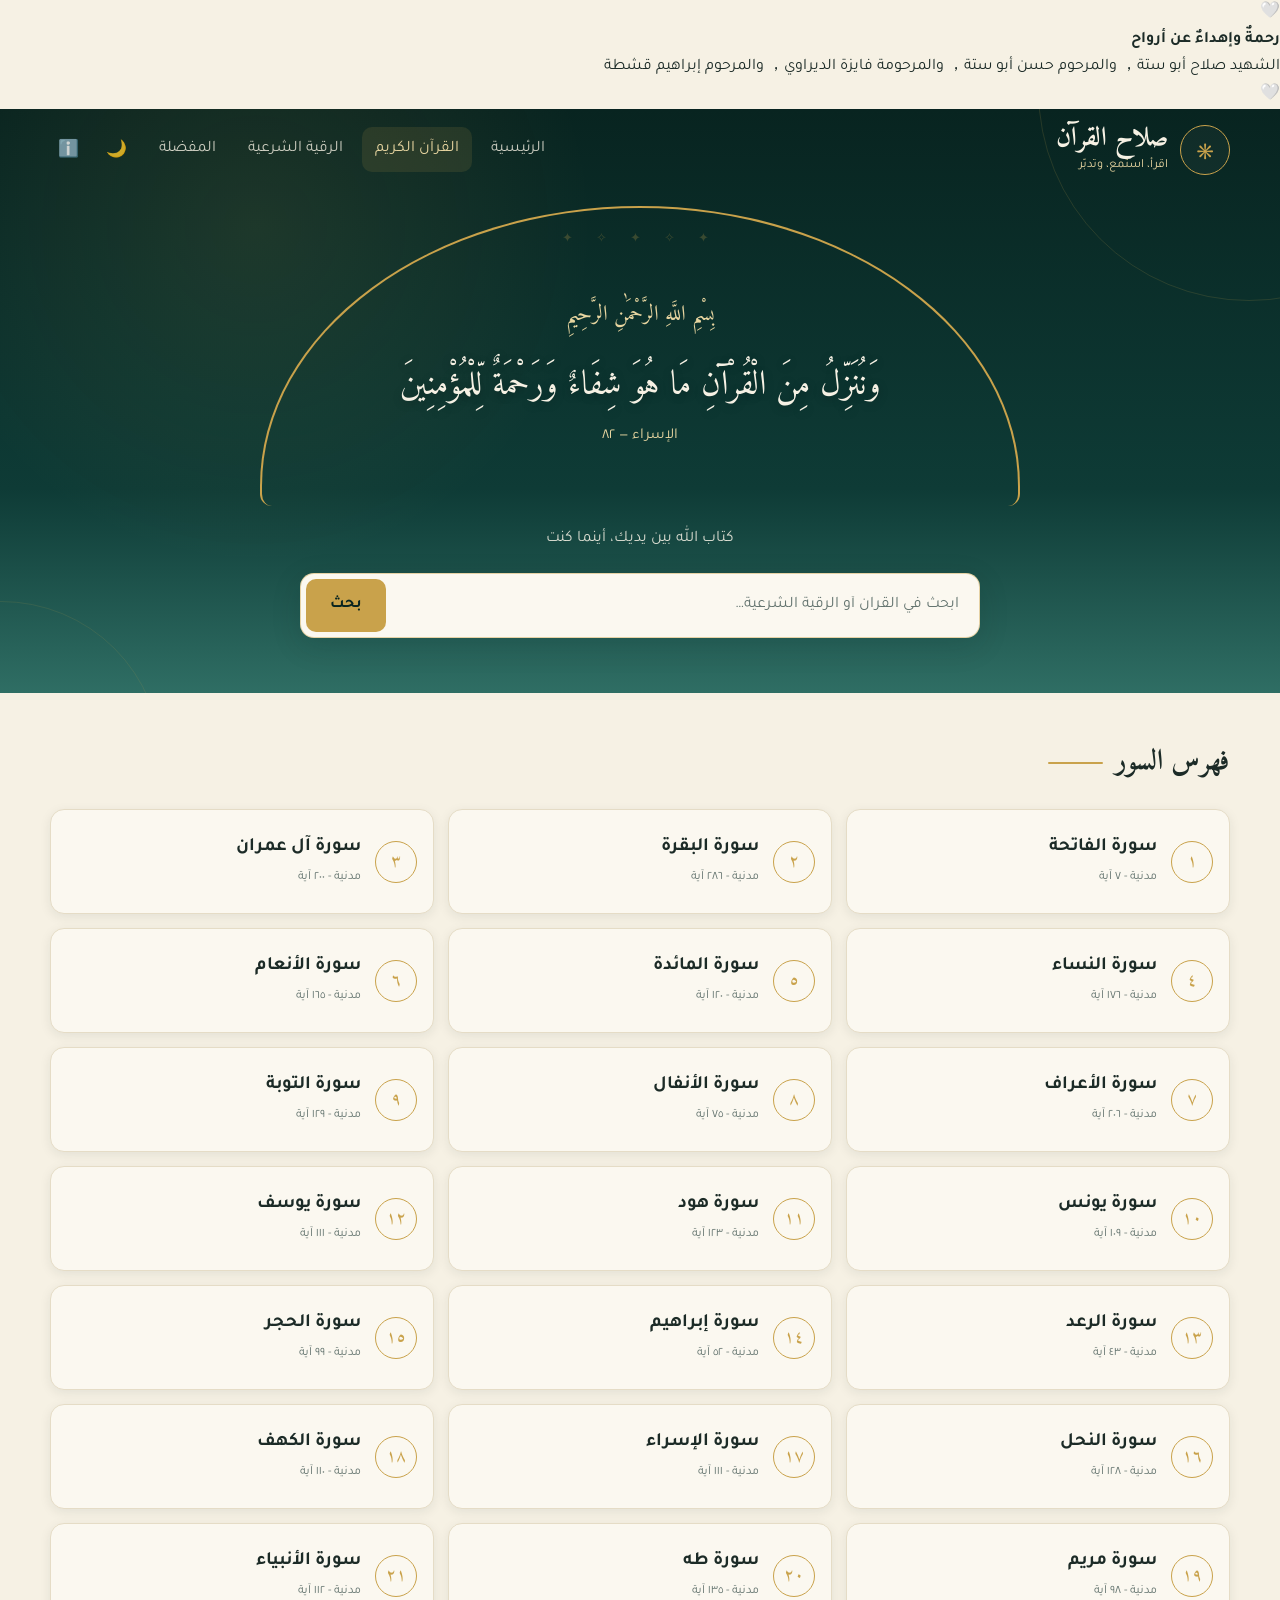
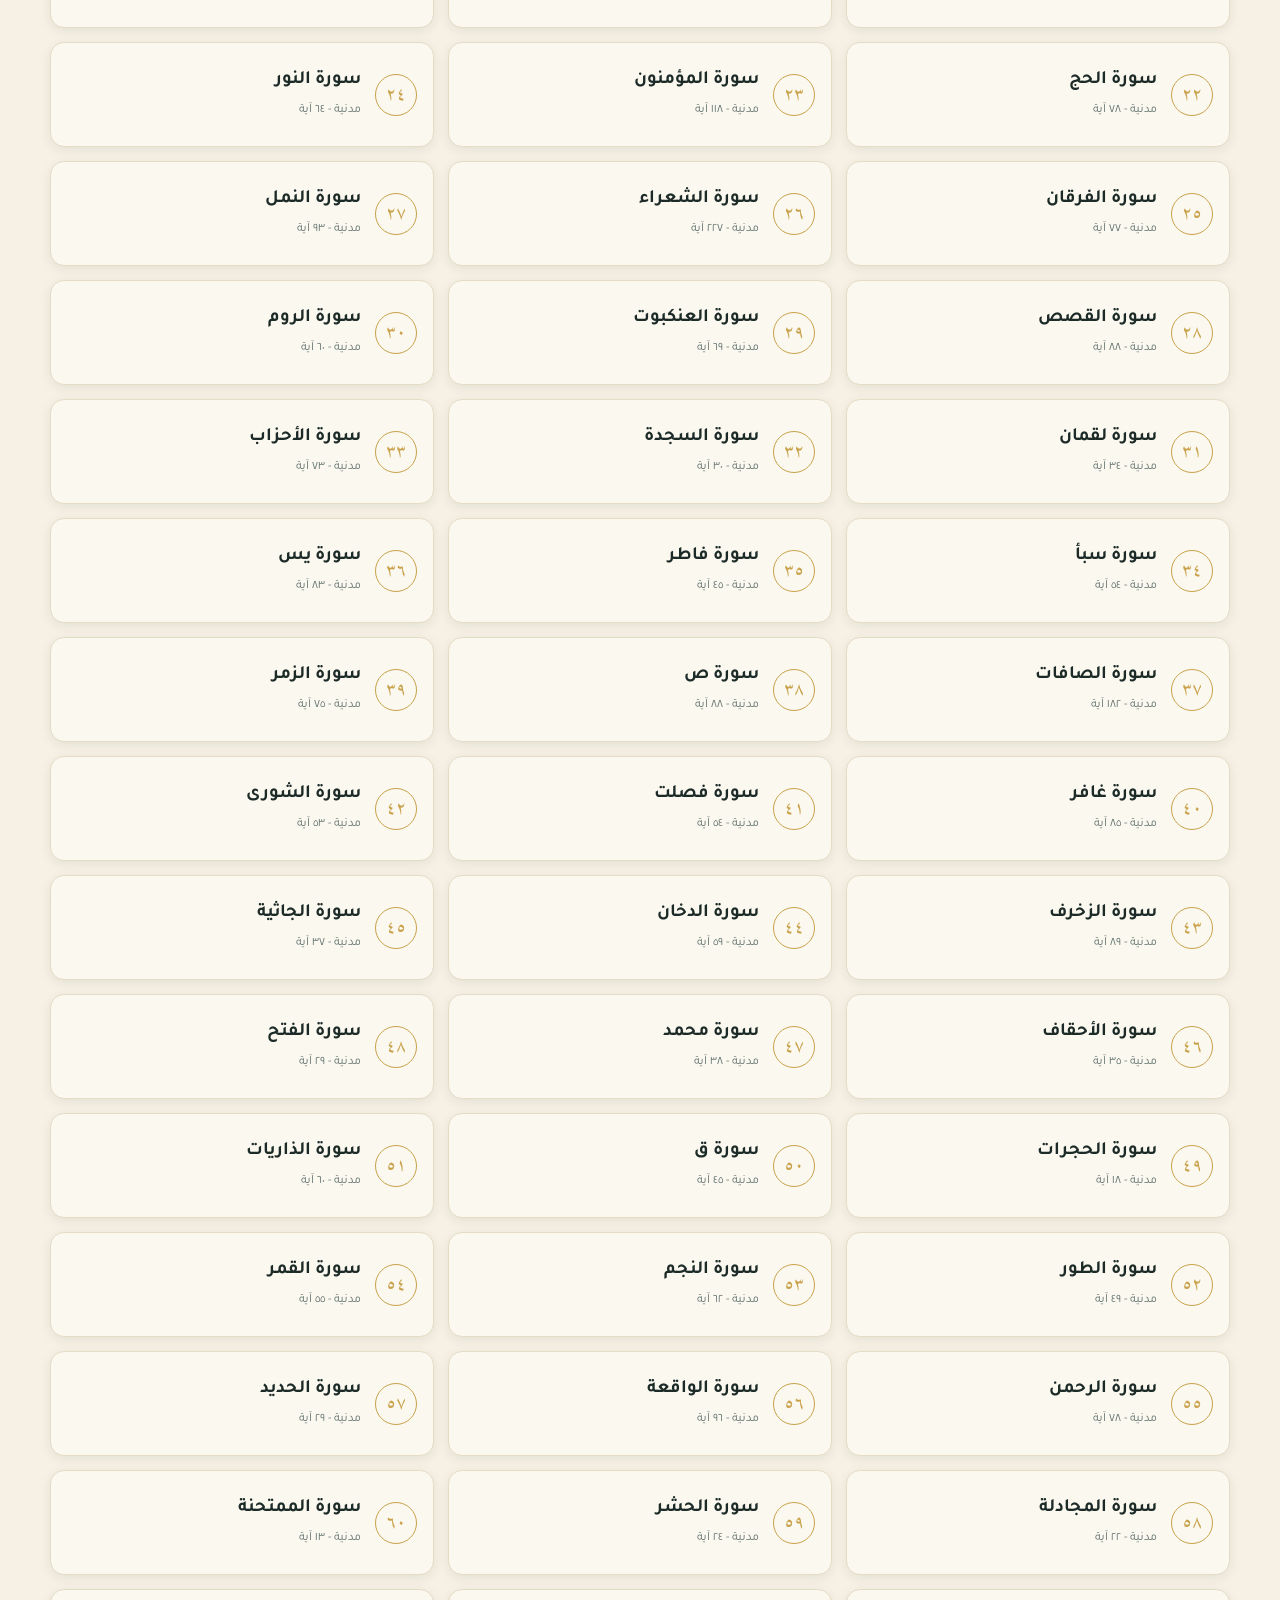
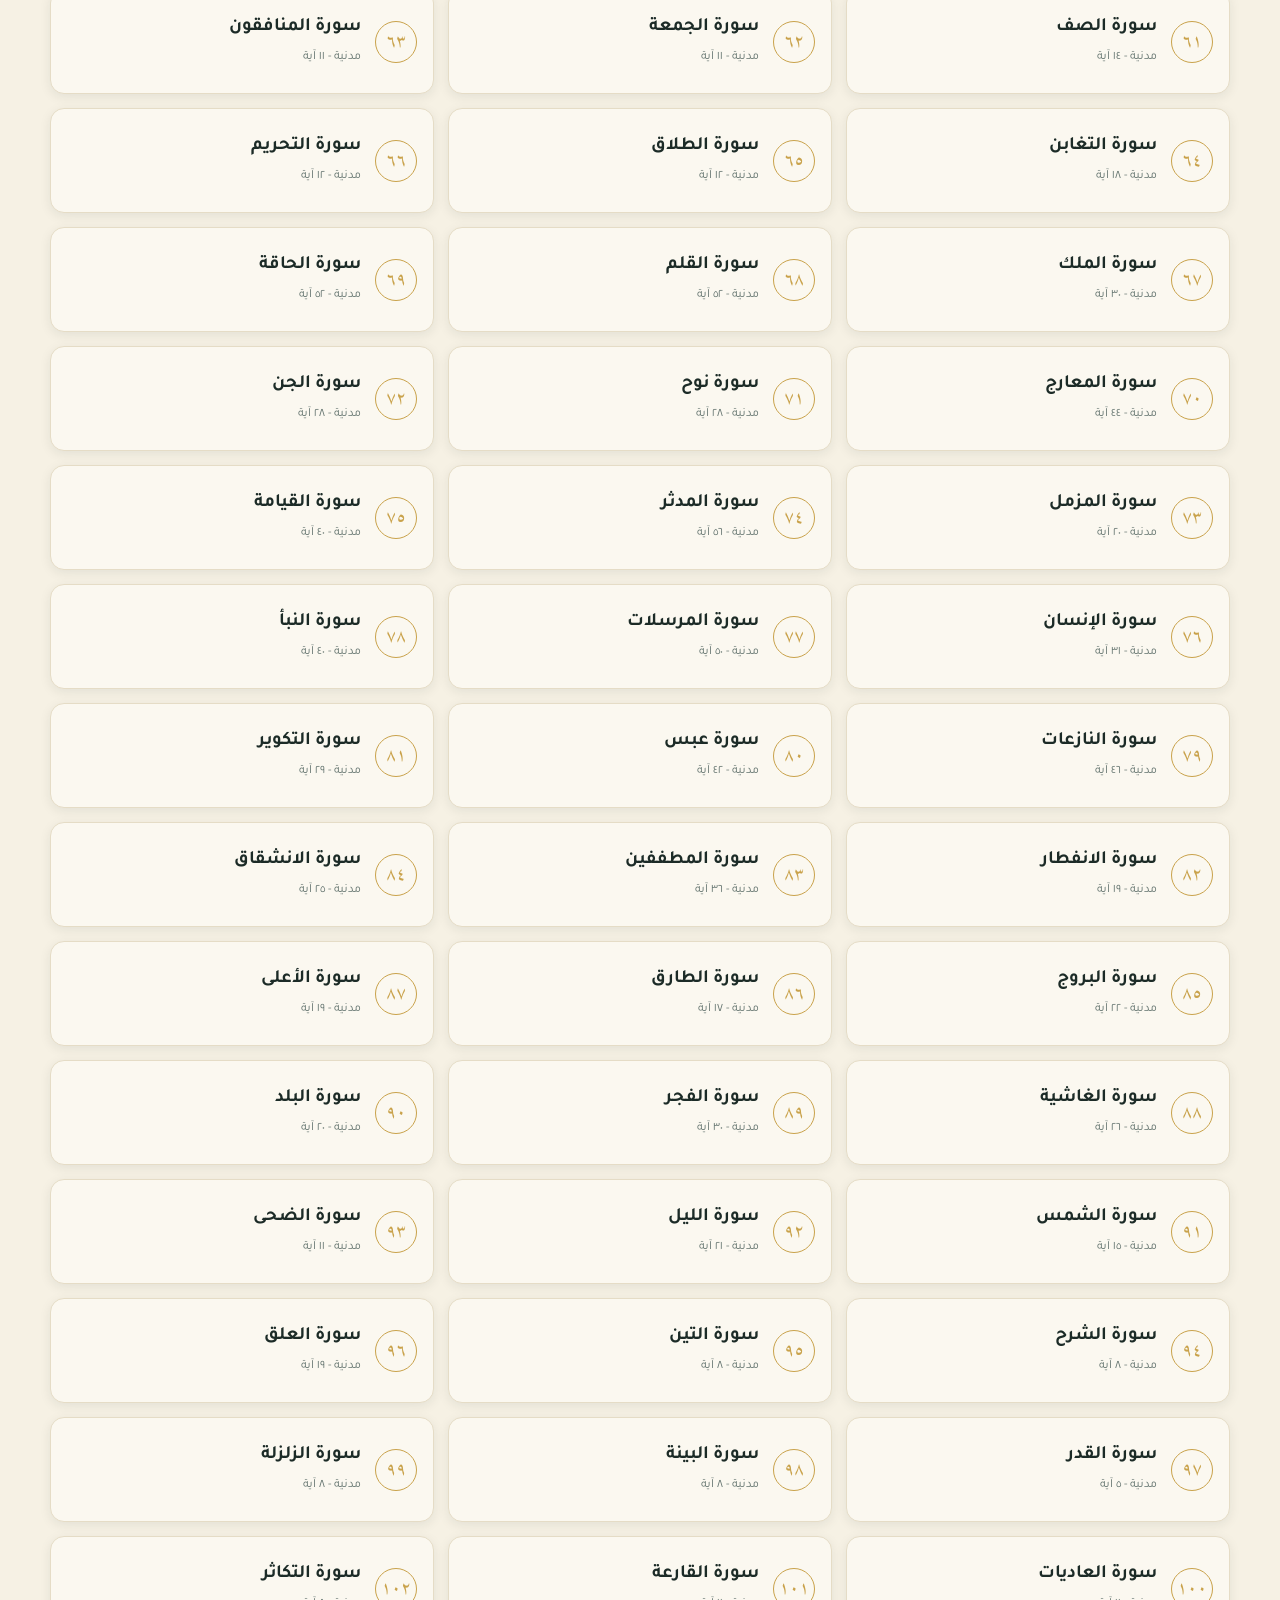
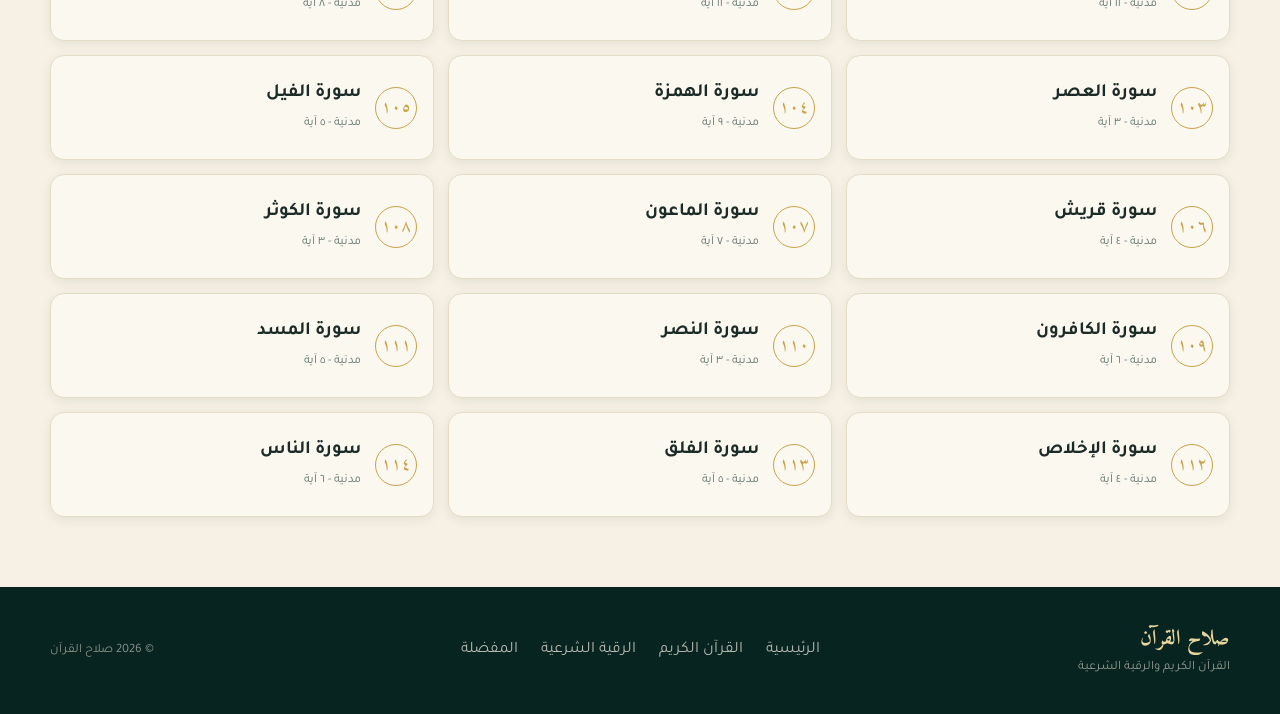
<file: index.html>
<!DOCTYPE html>
<html lang="ar" dir="rtl">
<head>
    <meta charset="UTF-8">

    <meta name="viewport"
          content="width=device-width, initial-scale=1.0">

    <meta name="theme-color" content="#0E3B36">

    <meta name="description"
          content="صلاح القرآن - منصة للقرآن الكريم والرقية الشرعية، مع دعم القراءة والاستماع والمفضلة والعمل دون اتصال.">

    <meta name="keywords"
          content="القرآن الكريم, صلاح القرآن, الرقية الشرعية, قرآن, تلاوة, أذكار">

    <meta name="author" content="صلاح القرآن">

    <meta property="og:title" content="صلاح القرآن">
    <meta property="og:description"
          content="اقرأ القرآن الكريم واستمع إليه وتصفح الرقية الشرعية بسهولة.">
    <meta property="og:type" content="website">

    <title>صلاح القرآن | القرآن الكريم والرقية الشرعية</title>

    
    <link rel="preconnect" href="https://fonts.googleapis.com">
    <link rel="preconnect" href="https://fonts.gstatic.com" crossorigin>

    <link href="https://fonts.googleapis.com/css2?family=Amiri:wght@400;700&family=Amiri+Quran&family=Tajawal:wght@400;500;700;800&display=swap"
          rel="stylesheet">

    
    <link rel="manifest" href="manifest.json">
    <link rel="icon" href="icon-192.png" type="image/png">
    <link rel="apple-touch-icon" href="icon-192.png">

    
    <link rel="stylesheet" href="style.css">
</head>

<body>
    
<div class="memorial-banner">
  <span>🤍</span>
  <div>
    <strong>رحمةٌ وإهداءٌ عن أرواح</strong>
    <p>
      الشهيد صلاح أبو ستة，
      والمرحوم حسن أبو ستة，
      والمرحومة فايزة الديراوي，
      والمرحوم إبراهيم قشطة
    </p>
  </div>
  <span>🤍</span>
</div>


<header class="hero">

    <div class="topbar">

        
        <button
            class="brand"
            id="brandHome"
            type="button"
            aria-label="العودة إلى الصفحة الرئيسية">

            <div class="brand-icon" aria-hidden="true">
                <span>۞</span>
            </div>

            <div class="brand-text">
                <h1>صلاح القرآن</h1>
                <span>اقرأ، استمع، وتدبّر</span>
            </div>

        </button>


    
        <nav class="main-nav" aria-label="التنقل الرئيسي">

            <button
                class="navbtn active"
                data-view="home"
                type="button">
                الرئيسية
            </button>

            <button
                class="navbtn"
                data-view="quran"
                type="button">
                القرآن الكريم
            </button>

            <button
                class="navbtn"
                data-view="ruqyah"
                type="button">
                الرقية الشرعية
            </button>

            <button
                class="navbtn"
                data-view="bookmarks"
                type="button">
                المفضلة
            </button>

            <button
                class="navbtn theme-btn"
                id="themeToggle"
                type="button"
                aria-label="تغيير المظهر">
                🌙
            </button>

            <button
                class="navbtn theme-btn"
                id="aboutBtn"
                type="button"
                aria-label="عن الموقع">
                ℹ️
            </button>

        </nav>

    </div>




    <div class="hero-content">

        <div class="arch-wrap">

            <div class="arch star-pattern">

                <div class="hero-bismillah">
                    بِسْمِ اللَّهِ الرَّحْمَٰنِ الرَّحِيمِ
                </div>

                <div class="verse-arabic">
                    وَنُنَزِّلُ مِنَ الْقُرْآنِ مَا هُوَ
                    شِفَاءٌ وَرَحْمَةٌ لِّلْمُؤْمِنِينَ
                </div>

                <div class="verse-sub">
                    الإسراء — ٨٢
                </div>

            </div>

        </div>


        <p class="hero-tagline">
            كتاب الله بين يديك، أينما كنت
        </p>


        
        <div class="searchbar">

            <label
                for="searchInput"
                class="sr-only">
                البحث في القرآن والرقية
            </label>

            <input
                id="searchInput"
                type="search"
                autocomplete="off"
                placeholder="ابحث في القرآن أو الرقية الشرعية…">

            <button
                id="searchBtn"
                type="button">
                بحث
            </button>

        </div>

    </div>

</header>



<main id="mainArea">


    <section class="loading-screen">

        <div class="loading-icon">
            ۞
        </div>

        <h2>
            صلاح القرآن
        </h2>

        <p>
            جاري تجهيز الموقع…
        </p>

    </section>

</main>




<footer class="site-footer">

    <div class="footer-inner">

        <div class="footer-brand">
            <strong>صلاح القرآن</strong>
            <span>
                القرآن الكريم والرقية الشرعية
            </span>
        </div>


        <div class="footer-links">

            <button
                type="button"
                data-view="home">
                الرئيسية
            </button>

            <button
                type="button"
                data-view="quran">
                القرآن الكريم
            </button>

            <button
                type="button"
                data-view="ruqyah">
                الرقية الشرعية
            </button>

            <button
                type="button"
                data-view="bookmarks">
                المفضلة
            </button>

        </div>


        <div class="footer-copy">
            © <span id="currentYear"></span>
            صلاح القرآن
        </div>

    </div>

</footer>



<div
    id="toast"
    class="toast"
    role="status"
    aria-live="polite">
</div>



<div
    class="overlay"
    id="aboutOverlay"
    aria-hidden="true">

    <div
        class="modal"
        role="dialog"
        aria-modal="true"
        aria-labelledby="aboutTitle">

        <button
            class="closeX"
            id="aboutClose"
            type="button"
            aria-label="إغلاق">
            ×
        </button>

        <div class="modal-icon">
            ۞
        </div>

        <h2 id="aboutTitle">
            صلاح القرآن
        </h2>

        <p>
            منصة تهدف إلى تسهيل الوصول إلى القرآن الكريم
            والرقية الشرعية، مع تصميم بسيط وسريع
            يناسب الهاتف والحاسوب.
        </p>

        

    </div>

</div>


<script src="app.js"></script>

</body>
</html>
</file>
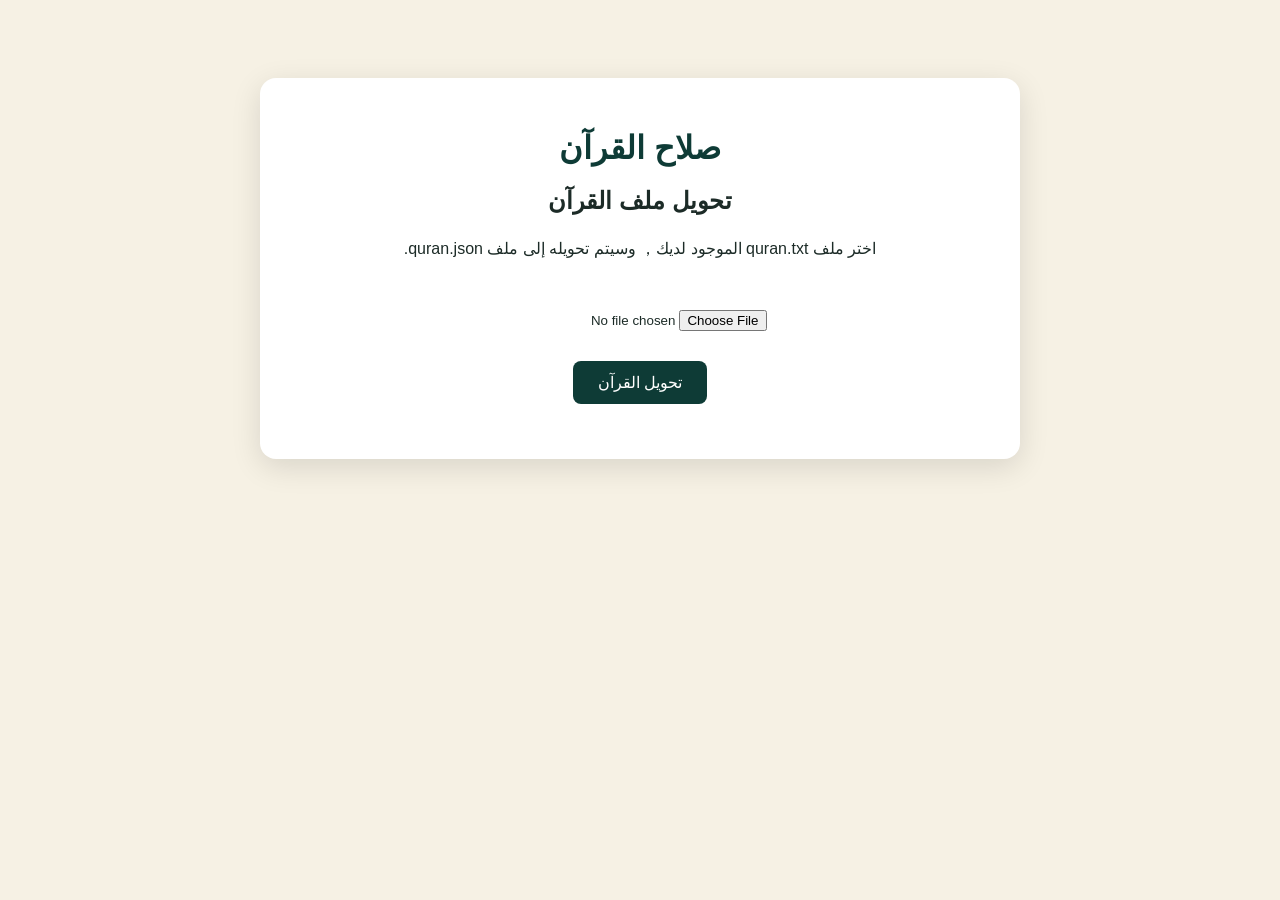
<file: convert-quran.html>
<!DOCTYPE html>
<html lang="ar" dir="rtl">

<head>
    <meta charset="UTF-8">

    <meta name="viewport"
          content="width=device-width, initial-scale=1.0">

    <title>تحويل القرآن - صلاح القرآن</title>

    <style>

        body {
            font-family: Arial, sans-serif;
            background: #f6f1e4;
            color: #1c2b27;
            padding: 30px;
            text-align: center;
        }

        .box {
            max-width: 700px;
            margin: 40px auto;
            background: white;
            padding: 30px;
            border-radius: 16px;
            box-shadow: 0 8px 30px rgba(0,0,0,.12);
        }

        h1 {
            color: #0e3b36;
            margin-bottom: 15px;
        }

        p {
            line-height: 1.8;
        }

        input {
            margin: 20px 0;
            padding: 10px;
        }

        button {
            background: #0e3b36;
            color: white;
            border: none;
            padding: 12px 25px;
            border-radius: 8px;
            cursor: pointer;
            font-size: 16px;
        }

        button:hover {
            opacity: .9;
        }

        #status {
            margin-top: 25px;
            line-height: 2;
            font-weight: bold;
        }

    </style>
</head>

<body>

<div class="box">

    <h1>صلاح القرآن</h1>

    <h2>تحويل ملف القرآن</h2>

    <p>
        اختر ملف quran.txt الموجود لديك，
        وسيتم تحويله إلى ملف quran.json.
    </p>

    <input
        type="file"
        id="quranFile"
        accept=".txt"
    >

    <br>

    <button id="convertBtn">
        تحويل القرآن
    </button>

    <div id="status"></div>

</div>


<script>

"use strict";


const fileInput =
    document.getElementById("quranFile");

const convertBtn =
    document.getElementById("convertBtn");

const status =
    document.getElementById("status");


convertBtn.addEventListener("click", async () => {

    const file = fileInput.files[0];

    if (!file) {

        status.textContent =
            "❌ اختر ملف quran.txt أولًا.";

        return;
    }


    try {

        status.textContent =
            "⏳ جاري قراءة الملف...";


        const text =
            await file.text();


        const lines =
            text.split(/\r?\n/);


        const surahs = {};


        for (const line of lines) {

            const cleanLine =
                line.trim();


            if (!cleanLine) {
                continue;
            }


            const parts =
                cleanLine.split("|");


            if (parts.length < 3) {
                continue;
            }


            const surahNumber =
                Number(parts[0]);


            const ayahNumber =
                Number(parts[1]);


            const ayahText =
                parts.slice(2).join("|").trim();


            if (
                !Number.isInteger(surahNumber) ||
                !Number.isInteger(ayahNumber) ||
                !ayahText
            ) {
                continue;
            }


            if (!surahs[surahNumber]) {

                surahs[surahNumber] = {

                    number: surahNumber,

                    ayahs: []

                };

            }


            surahs[surahNumber].ayahs.push({

                number: ayahNumber,

                text: ayahText

            });

        }


        const result = {

            version: 1,

            source: "Tanzil",

            surahs:
                Object.values(surahs)
                .sort((a, b) =>
                    a.number - b.number
                )

        };


        const totalSurahs =
            result.surahs.length;


        const totalAyahs =
            result.surahs.reduce(
                (total, surah) =>
                    total + surah.ayahs.length,
                0
            );


        const json =
            JSON.stringify(
                result,
                null,
                2
            );


        const blob =
            new Blob(
                [json],
                {
                    type:
                        "application/json;charset=utf-8"
                }
            );


        const url =
            URL.createObjectURL(blob);


        const link =
            document.createElement("a");


        link.href = url;

        link.download =
            "quran.json";


        document.body.appendChild(link);

        link.click();

        link.remove();


        URL.revokeObjectURL(url);


        status.innerHTML = `
            ✅ تم التحويل بنجاح!<br><br>

            عدد السور:
            ${totalSurahs}<br>

            عدد الآيات:
            ${totalAyahs}<br><br>

            تم تنزيل ملف:
            <strong>quran.json</strong>
        `;


    } catch (error) {

        console.error(error);

        status.textContent =
            "❌ حدث خطأ أثناء تحويل الملف.";

    }

});

</script>

</body>
</html>
</file>
<file: style.css>
:root {
    --ink: #082420;
    --teal-deep: #0e3b36;
    --teal-mid: #2f6e64;
    --teal-light: #4f877b;

    --gold: #c9a24b;
    --gold-light: #e7d5a0;
    --gold-soft: #f2e8c9;

    --ivory: #f6f1e4;
    --ivory-2: #fbf8f0;
    --white: #ffffff;

    --text-dark: #1c2b27;
    --text-mute: #64746f;

    --danger: #a5432f;
    --success: #35765b;

    --border: #e5dcc6;

    --radius-sm: 8px;
    --radius: 14px;
    --radius-lg: 22px;

    --shadow-sm: 0 3px 12px rgba(8, 36, 32, 0.08);
    --shadow: 0 8px 30px rgba(8, 36, 32, 0.14);
    --shadow-lg: 0 18px 50px rgba(8, 36, 32, 0.20);

    --container: 1180px;

    --transition: 0.2s ease;
}



body.dark {
    --ivory: #101b19;
    --ivory-2: #172522;
    --white: #1c2d29;

    --text-dark: #edf2ee;
    --text-mute: #aebdb8;

    --border: #2b423c;

    --gold-soft: #3b3422;

    --shadow-sm: 0 3px 12px rgba(0, 0, 0, 0.18);
    --shadow: 0 8px 30px rgba(0, 0, 0, 0.25);
    --shadow-lg: 0 18px 50px rgba(0, 0, 0, 0.35);
}



* {
    box-sizing: border-box;
    margin: 0;
    padding: 0;
}

html {
    scroll-behavior: smooth;
}

body {
    min-height: 100vh;

    background: var(--ivory);
    color: var(--text-dark);

    font-family: "Tajawal", sans-serif;

    line-height: 1.7;

    transition:
        background var(--transition),
        color var(--transition);
}

button,
input,
textarea,
select {
    font: inherit;
}

button {
    border: 0;
    cursor: pointer;
}

img {
    max-width: 100%;
    display: block;
}

::selection {
    background: var(--gold-light);
    color: var(--ink);
}



.sr-only {
    position: absolute;

    width: 1px;
    height: 1px;

    padding: 0;
    margin: -1px;

    overflow: hidden;

    clip: rect(0, 0, 0, 0);

    white-space: nowrap;

    border: 0;
}

.hidden {
    display: none !important;
}



.hero {
    position: relative;

    overflow: hidden;

    color: var(--ivory);

    background:
        radial-gradient(
            circle at 20% 20%,
            rgba(201, 162, 75, 0.10),
            transparent 30%
        ),
        linear-gradient(
            180deg,
            var(--ink) 0%,
            var(--teal-deep) 65%,
            var(--teal-mid) 100%
        );

    padding-bottom: 55px;
}



.hero::before {
    content: "";

    position: absolute;

    width: 420px;
    height: 420px;

    top: -230px;
    right: -180px;

    border: 1px solid rgba(201, 162, 75, 0.16);

    border-radius: 50%;

    pointer-events: none;
}

.hero::after {
    content: "";

    position: absolute;

    width: 320px;
    height: 320px;

    bottom: -230px;
    left: -160px;

    border: 1px solid rgba(201, 162, 75, 0.12);

    border-radius: 50%;

    pointer-events: none;
}



.topbar {
    position: relative;
    z-index: 5;

    width: min(var(--container), calc(100% - 40px));

    margin: 0 auto;

    min-height: 82px;

    display: flex;

    align-items: center;

    justify-content: space-between;

    gap: 25px;
}



.brand {
    display: flex;

    align-items: center;

    gap: 12px;

    color: var(--ivory);

    background: transparent;

    text-align: right;
}

.brand-icon {
    width: 50px;
    height: 50px;

    display: grid;
    place-items: center;

    border: 1px solid var(--gold);

    border-radius: 50%;

    color: var(--gold);

    font-family: "Amiri", serif;

    font-size: 28px;

    background: rgba(255, 255, 255, 0.03);
}

.brand-text {
    display: flex;

    flex-direction: column;

    gap: 1px;
}

.brand-text h1 {
    font-family: "Amiri", serif;

    font-size: 1.65rem;

    font-weight: 700;

    line-height: 1.2;
}

.brand-text span {
    color: var(--gold-light);

    font-size: 0.78rem;
}



.main-nav {
    display: flex;

    align-items: center;

    gap: 6px;

    flex-wrap: wrap;
}

.navbtn {
    position: relative;

    padding: 9px 13px;

    color: rgba(246, 241, 228, 0.80);

    background: transparent;

    border-radius: 10px;

    transition:
        color var(--transition),
        background var(--transition);
}

.navbtn:hover {
    color: var(--white);

    background: rgba(255, 255, 255, 0.08);
}

.navbtn.active {
    color: var(--gold-light);

    background: rgba(201, 162, 75, 0.12);
}

.theme-btn {
    width: 42px;
    height: 42px;

    display: grid;
    place-items: center;

    font-size: 1.05rem;
}



.hero-content {
    position: relative;
    z-index: 2;

    width: min(900px, calc(100% - 32px));

    margin: 15px auto 0;

    text-align: center;
}

.arch-wrap {
    display: flex;

    justify-content: center;
}

.arch {
    width: min(760px, 100%);

    min-height: 300px;

    padding: 55px 35px 30px;

    display: flex;

    flex-direction: column;

    justify-content: center;

    align-items: center;

    gap: 14px;

    border: 2px solid var(--gold);

    border-bottom: 0;

    border-radius:
        380px 380px
        12px 12px /
        280px 280px
        12px 12px;

    position: relative;

    overflow: hidden;
}



.star-pattern::before {
    content: "✦   ✧   ✦   ✧   ✦";

    position: absolute;

    top: 22px;

    width: 100%;

    color: rgba(201, 162, 75, 0.25);

    letter-spacing: 10px;

    font-size: 13px;
}


.hero-bismillah {
    color: var(--gold-light);

    font-family: "Amiri Quran", "Amiri", serif;

    font-size: 1.35rem;
}

.verse-arabic {
    max-width: 690px;

    font-family: "Amiri Quran", "Amiri", serif;

    font-size: clamp(1.5rem, 3vw, 2.15rem);

    line-height: 2;

    color: var(--ivory);

    text-shadow:
        0 2px 10px rgba(0, 0, 0, 0.25);
}

.verse-sub {
    color: var(--gold-light);

    font-size: 0.95rem;
}



.hero-tagline {
    margin: 20px 0;

    color: rgba(246, 241, 228, 0.86);

    font-size: 1rem;
}


.searchbar {
    width: min(680px, 100%);

    margin: 0 auto;

    padding: 5px;

    display: flex;

    gap: 6px;

    background: var(--ivory-2);

    border: 1px solid rgba(201, 162, 75, 0.45);

    border-radius: 14px;

    box-shadow: var(--shadow);
}

.searchbar input {
    min-width: 0;

    flex: 1;

    padding: 13px 15px;

    color: var(--text-dark);

    background: transparent;

    border: 0;

    outline: none;

    direction: rtl;
}

.searchbar input::placeholder {
    color: var(--text-mute);
}

.searchbar button {
    padding: 0 24px;

    color: var(--ink);

    background: var(--gold);

    border-radius: 10px;

    font-weight: 700;

    transition:
        transform var(--transition),
        background var(--transition);
}

.searchbar button:hover {
    background: var(--gold-light);

    transform: translateY(-1px);
}



main {
    width: min(var(--container), calc(100% - 40px));

    margin: 0 auto;

    padding: 45px 0 70px;

    min-height: 450px;
}



.loading-screen {
    min-height: 350px;

    display: flex;

    flex-direction: column;

    align-items: center;

    justify-content: center;

    text-align: center;

    color: var(--text-mute);
}

.loading-icon {
    width: 60px;
    height: 60px;

    display: grid;
    place-items: center;

    margin-bottom: 12px;

    color: var(--gold);

    border: 1px solid var(--gold);

    border-radius: 50%;

    font-family: "Amiri", serif;

    font-size: 30px;

    animation: loadingRotate 2s linear infinite;
}

@keyframes loadingRotate {
    from {
        transform: rotate(0);
    }

    to {
        transform: rotate(360deg);
    }
}



.section-title {
    margin-bottom: 22px;

    display: flex;

    align-items: center;

    gap: 12px;

    color: var(--text-dark);

    font-family: "Amiri", serif;

    font-size: 1.8rem;

    font-weight: 700;
}

.section-title::after {
    content: "";

    width: 55px;
    height: 2px;

    background: var(--gold);

    border-radius: 10px;
}



.feature-grid {
    display: grid;

    grid-template-columns:
        repeat(2, minmax(0, 1fr));

    gap: 20px;

    margin-bottom: 45px;
}

.feature-card {
    position: relative;

    padding: 28px;

    color: var(--text-dark);

    background: var(--ivory-2);

    border: 1px solid var(--border);

    border-radius: var(--radius-lg);

    box-shadow: var(--shadow-sm);

    cursor: pointer;

    transition:
        transform var(--transition),
        box-shadow var(--transition),
        border-color var(--transition);
}

.feature-card:hover {
    transform: translateY(-4px);

    border-color: var(--gold);

    box-shadow: var(--shadow);
}

.feature-icon {
    width: 52px;
    height: 52px;

    display: grid;
    place-items: center;

    margin-bottom: 14px;

    color: var(--gold);

    background: var(--gold-soft);

    border-radius: 50%;

    font-size: 1.5rem;
}

.feature-card h3 {
    margin-bottom: 5px;

    font-family: "Amiri", serif;

    font-size: 1.4rem;
}

.feature-card p {
    color: var(--text-mute);

    font-size: 0.9rem;
}



.surah-grid {
    display: grid;

    grid-template-columns:
        repeat(3, minmax(0, 1fr));

    gap: 14px;
}

.surah-card {
    min-height: 105px;

    padding: 16px;

    display: flex;

    align-items: center;

    gap: 14px;

    color: var(--text-dark);

    background: var(--ivory-2);

    border: 1px solid var(--border);

    border-radius: var(--radius);

    cursor: pointer;

    box-shadow: var(--shadow-sm);

    transition:
        transform var(--transition),
        box-shadow var(--transition),
        border-color var(--transition);
}

.surah-card:hover {
    transform: translateY(-3px);

    border-color: var(--gold);

    box-shadow: var(--shadow);
}




.surah-number {
    width: 42px;
    height: 42px;

    flex-shrink: 0;

    display: grid;
    place-items: center;

    color: var(--gold);

    border: 1px solid var(--gold);

    border-radius: 50%;

    font-family: "Amiri", serif;

    font-size: 1.1rem;
}

.surah-info {
    min-width: 0;
}

.surah-name {
    font-family: "Amiri", serif;

    font-size: 1.35rem;

    font-weight: 700;
}

.surah-meta {
    color: var(--text-mute);

    font-size: 0.78rem;
}


.reading-page {
    max-width: 900px;

    margin: 0 auto;
}

.reading-header {
    padding: 25px;

    margin-bottom: 25px;

    text-align: center;

    background: var(--ivory-2);

    border: 1px solid var(--border);

    border-radius: var(--radius-lg);

    box-shadow: var(--shadow-sm);
}

.reading-header h2 {
    margin-bottom: 5px;

    font-family: "Amiri", serif;

    font-size: 2rem;
}

.reading-header p {
    color: var(--text-mute);
}




.reading-controls {
    margin-top: 18px;

    display: flex;

    justify-content: center;

    gap: 8px;

    flex-wrap: wrap;
}

.btn {
    padding: 9px 16px;

    border-radius: 10px;

    transition:
        transform var(--transition),
        background var(--transition);
}

.btn:hover {
    transform: translateY(-1px);
}

.btn-primary {
    color: var(--ivory);

    background: var(--teal-deep);
}

.btn-primary:hover {
    background: var(--teal-mid);
}

.btn-gold {
    color: var(--ink);

    background: var(--gold);
}

.btn-light {
    color: var(--text-dark);

    background: var(--ivory);

    border: 1px solid var(--border);
}



.ayah {
    position: relative;

    padding: 30px 20px;

    margin-bottom: 12px;

    background: var(--ivory-2);

    border: 1px solid var(--border);

    border-radius: var(--radius);

    transition:
        border-color var(--transition),
        background var(--transition);
}

.ayah:hover {
    border-color: rgba(201, 162, 75, 0.6);
}

.ayah-text {
    color: var(--text-dark);

    font-family: "Amiri Quran", "Amiri", serif;

    font-size: clamp(1.55rem, 3vw, 2rem);

    line-height: 2.4;

    text-align: right;
}

.ayah-number {
    display: inline-flex;

    width: 34px;
    height: 34px;

    align-items: center;
    justify-content: center;

    margin-left: 8px;

    color: var(--gold);

    border: 1px solid var(--gold);

    border-radius: 50%;

    font-family: "Amiri", serif;

    font-size: 0.95rem;

    vertical-align: middle;
}



.ayah-actions {
    margin-top: 18px;

    display: flex;

    align-items: center;

    gap: 7px;

    justify-content: flex-start;

    flex-wrap: wrap;
}

.ayah-action {
    padding: 6px 10px;

    color: var(--text-mute);

    background: transparent;

    border: 1px solid var(--border);

    border-radius: 8px;

    font-size: 0.8rem;

    transition:
        color var(--transition),
        border-color var(--transition),
        background var(--transition);
}

.ayah-action:hover {
    color: var(--gold);

    border-color: var(--gold);

    background: var(--gold-soft);
}

.ayah-action.bookmarked {
    color: var(--gold);

    border-color: var(--gold);
}



.audio-player {
    width: 100%;

    margin-top: 15px;

    padding: 10px;

    background: var(--ivory);

    border: 1px solid var(--border);

    border-radius: 10px;
}

.audio-player audio {
    width: 100%;
}



.surah-navigation {
    margin-top: 30px;

    display: flex;

    justify-content: space-between;

    gap: 12px;
}

.surah-navigation button {
    flex: 1;

    padding: 13px;

    color: var(--text-dark);

    background: var(--ivory-2);

    border: 1px solid var(--border);

    border-radius: var(--radius);

    transition:
        border-color var(--transition),
        background var(--transition);
}

.surah-navigation button:hover {
    border-color: var(--gold);

    background: var(--gold-soft);
}



.ruqyah-grid {
    display: grid;

    grid-template-columns:
        repeat(2, minmax(0, 1fr));

    gap: 16px;
}

.ruqyah-card {
    padding: 22px;

    color: var(--text-dark);

    background: var(--ivory-2);

    border: 1px solid var(--border);

    border-radius: var(--radius-lg);

    box-shadow: var(--shadow-sm);

    cursor: pointer;

    transition:
        transform var(--transition),
        box-shadow var(--transition),
        border-color var(--transition);
}

.ruqyah-card:hover {
    transform: translateY(-3px);

    border-color: var(--gold);

    box-shadow: var(--shadow);
}

.ruqyah-icon {
    width: 48px;
    height: 48px;

    display: grid;
    place-items: center;

    margin-bottom: 12px;

    color: var(--gold);

    background: var(--gold-soft);

    border-radius: 50%;

    font-size: 1.3rem;
}

.ruqyah-card h3 {
    margin-bottom: 5px;

    font-family: "Amiri", serif;

    font-size: 1.4rem;
}

.ruqyah-card p {
    color: var(--text-mute);

    font-size: 0.9rem;
}




.ruqyah-reading {
    max-width: 850px;

    margin: 0 auto;
}

.ruqyah-text {
    padding: 25px;

    margin-bottom: 15px;

    color: var(--text-dark);

    background: var(--ivory-2);

    border: 1px solid var(--border);

    border-radius: var(--radius-lg);

    font-family: "Amiri", serif;

    font-size: 1.55rem;

    line-height: 2.4;
}



.search-results {
    display: flex;

    flex-direction: column;

    gap: 12px;
}

.search-result {
    padding: 18px;

    color: var(--text-dark);

    background: var(--ivory-2);

    border: 1px solid var(--border);

    border-radius: var(--radius);

    cursor: pointer;

    transition:
        border-color var(--transition),
        transform var(--transition);
}

.search-result:hover {
    border-color: var(--gold);

    transform: translateY(-2px);
}

.search-result-title {
    margin-bottom: 7px;

    color: var(--gold);

    font-weight: 700;
}

.search-result-text {
    font-family: "Amiri Quran", "Amiri", serif;

    font-size: 1.4rem;

    line-height: 2;
}


.bookmarks-list {
    display: flex;

    flex-direction: column;

    gap: 12px;
}

.bookmark-item {
    padding: 18px;

    display: flex;

    align-items: center;

    justify-content: space-between;

    gap: 15px;

    color: var(--text-dark);

    background: var(--ivory-2);

    border: 1px solid var(--border);

    border-radius: var(--radius);
}

.bookmark-content {
    min-width: 0;
}

.bookmark-title {
    font-weight: 700;
}

.bookmark-text {
    margin-top: 4px;

    color: var(--text-mute);

    font-family: "Amiri", serif;

    font-size: 1.1rem;
}



.empty-state {
    padding: 60px 20px;

    text-align: center;

    color: var(--text-mute);

    background: var(--ivory-2);

    border: 1px dashed var(--border);

    border-radius: var(--radius-lg);
}

.empty-state-icon {
    margin-bottom: 10px;

    color: var(--gold);

    font-size: 2.2rem;
}

.empty-state h3 {
    margin-bottom: 5px;

    color: var(--text-dark);

    font-family: "Amiri", serif;

    font-size: 1.5rem;
}



.error-box {
    padding: 20px;

    color: var(--danger);

    background: rgba(165, 67, 47, 0.07);

    border: 1px solid rgba(165, 67, 47, 0.25);

    border-radius: var(--radius);

    text-align: center;
}



.site-footer {
    padding: 35px 0;

    color: rgba(246, 241, 228, 0.82);

    background: var(--ink);
}

.footer-inner {
    width: min(var(--container), calc(100% - 40px));

    margin: auto;

    display: grid;

    grid-template-columns:
        1fr auto 1fr;

    align-items: center;

    gap: 25px;
}

.footer-brand {
    display: flex;

    flex-direction: column;
}

.footer-brand strong {
    color: var(--gold-light);

    font-family: "Amiri", serif;

    font-size: 1.3rem;
}

.footer-brand span {
    font-size: 0.8rem;

    opacity: 0.7;
}

.footer-links {
    display: flex;

    align-items: center;

    gap: 5px;

    flex-wrap: wrap;

    justify-content: center;
}

.footer-links button {
    padding: 6px 9px;

    color: rgba(246, 241, 228, 0.72);

    background: transparent;
}

.footer-links button:hover {
    color: var(--gold-light);
}

.footer-copy {
    text-align: left;

    font-size: 0.8rem;

    opacity: 0.65;
}



.toast {
    position: fixed;

    z-index: 100;

    right: 20px;
    bottom: 20px;

    max-width: min(350px, calc(100% - 40px));

    padding: 12px 18px;

    color: var(--ivory);

    background: var(--ink);

    border: 1px solid var(--gold);

    border-radius: 10px;

    box-shadow: var(--shadow-lg);

    opacity: 0;

    transform: translateY(20px);

    pointer-events: none;

    transition:
        opacity var(--transition),
        transform var(--transition);
}

.toast.show {
    opacity: 1;

    transform: translateY(0);
}


.overlay {
    position: fixed;

    inset: 0;

    z-index: 90;

    padding: 20px;

    display: none;

    align-items: center;
    justify-content: center;

    background: rgba(8, 36, 32, 0.62);

    backdrop-filter: blur(4px);
}

.overlay.open {
    display: flex;
}

.modal {
    position: relative;

    width: min(500px, 100%);

    padding: 30px;

    color: var(--text-dark);

    background: var(--ivory-2);

    border: 1px solid var(--gold);

    border-radius: var(--radius-lg);

    box-shadow: var(--shadow-lg);

    text-align: center;

    animation: modalIn 0.2s ease;
}

@keyframes modalIn {
    from {
        opacity: 0;

        transform: scale(0.96) translateY(10px);
    }

    to {
        opacity: 1;

        transform: scale(1) translateY(0);
    }
}

.closeX {
    position: absolute;

    top: 10px;
    left: 12px;

    width: 35px;
    height: 35px;

    display: grid;
    place-items: center;

    color: var(--text-mute);

    background: transparent;

    border-radius: 50%;

    font-size: 1.5rem;
}

.closeX:hover {
    color: var(--danger);

    background: rgba(165, 67, 47, 0.08);
}

.modal-icon {
    width: 58px;
    height: 58px;

    display: grid;
    place-items: center;

    margin: 0 auto 12px;

    color: var(--gold);

    border: 1px solid var(--gold);

    border-radius: 50%;

    font-family: "Amiri", serif;

    font-size: 30px;
}

.modal h2 {
    margin-bottom: 12px;

    font-family: "Amiri", serif;

    font-size: 1.8rem;
}

.modal p {
    margin-top: 10px;

    color: var(--text-mute);

    line-height: 1.9;
}


@media (max-width: 900px) {

    .surah-grid {
        grid-template-columns:
            repeat(2, minmax(0, 1fr));
    }

    .footer-inner {
        grid-template-columns: 1fr;

        text-align: center;
    }

    .footer-brand {
        align-items: center;
    }

    .footer-copy {
        text-align: center;
    }
}



@media (max-width: 640px) {

    .topbar {
        width: calc(100% - 24px);

        padding: 12px 0;

        flex-direction: column;

        align-items: stretch;

        gap: 12px;
    }

    .brand {
        justify-content: center;
    }

    .main-nav {
        justify-content: center;
    }

    .navbtn {
        padding: 8px 9px;

        font-size: 0.82rem;
    }

    .hero {
        padding-bottom: 35px;
    }

    .hero-content {
        width: calc(100% - 24px);
    }

    .arch {
        min-height: 245px;

        padding:
            45px 18px
            25px;

        border-radius:
            250px 250px
            10px 10px /
            220px 220px
            10px 10px;
    }

    .hero-bismillah {
        font-size: 1.1rem;
    }

    .verse-arabic {
        font-size: 1.35rem;

        line-height: 2;
    }

    .hero-tagline {
        font-size: 0.9rem;
    }

    .searchbar {
        border-radius: 12px;
    }

    .searchbar input {
        padding: 11px;

        font-size: 0.85rem;
    }

    .searchbar button {
        padding: 0 15px;
    }

    main {
        width: calc(100% - 24px);

        padding: 30px 0 50px;
    }

    .section-title {
        font-size: 1.55rem;
    }

    .feature-grid,
    .ruqyah-grid {
        grid-template-columns: 1fr;
    }

    .surah-grid {
        grid-template-columns: 1fr;

        gap: 10px;
    }

    .surah-card {
        min-height: 90px;
    }

    .reading-header {
        padding: 20px 15px;
    }

    .reading-header h2 {
        font-size: 1.7rem;
    }

    .ayah {
        padding: 22px 15px;
    }

    .ayah-text {
        font-size: 1.45rem;

        line-height: 2.3;
    }

    .ayah-actions {
        justify-content: center;
    }

    .surah-navigation {
        flex-direction: column;
    }

    .ruqyah-text {
        padding: 20px 15px;

        font-size: 1.35rem;
    }

    .bookmark-item {
        align-items: flex-start;

        flex-direction: column;
    }

    .toast {
        right: 12px;
        bottom: 12px;

        max-width: calc(100% - 24px);
    }

    .modal {
        padding: 25px 18px;
    }
}



button:focus-visible,
input:focus-visible {
    outline: 2px solid var(--gold);

    outline-offset: 2px;
}



@media (prefers-reduced-motion: reduce) {

    *,
    *::before,
    *::after {
        scroll-behavior: auto !important;

        animation-duration: 0.01ms !important;

        animation-iteration-count: 1 !important;

        transition-duration: 0.01ms !important;
    }



/* شريط الإهداء المتحرك */
.memorial-banner {
    display: flex;
    align-items: center;
    justify-content: center;
    gap: 14px;
    overflow: hidden;
    text-align: center;
    padding: 11px 16px;
    background: linear-gradient(90deg, #0e3b36, #2f6e64, #0e3b36);
    color: #fff;
    border-bottom: 2px solid var(--gold);
    direction: rtl;
}
.memorial-banner > div { animation: memorialPulse 3s ease-in-out infinite; }
.memorial-banner strong { display:block; font-size:1rem; }
.memorial-banner p { margin:2px 0 0; font-size:.9rem; }
.memorial-banner > span { font-size:1.3rem; }
@keyframes memorialPulse {
  0%,100% { transform: scale(1); opacity:.9; }
  50% { transform: scale(1.025); opacity:1; }
}

/* الوضع الليلي */
body.dark {
    --ivory: #101b19;
    --ivory-2: #172522;
    --white: #1c2d29;
    --text-dark: #edf2ee;
    --text-mute: #aebdb8;
    --border: #2b423c;
    --gold-soft: #3b3422;
    background: var(--ivory);
    color: var(--text-dark);
}
body.dark .ayah-block,
body.dark .surah-card,
body.dark .ruqyah-card,
body.dark .bookmark-item-card,
body.dark .ruqyah-content-box {
    background: var(--white);
    color: var(--text-dark);
}

/* أدوات صور المفضلة */
.favorite-tools { margin: 15px 0; }
.upload-image-btn {
    display: inline-block;
    padding: 10px 15px;
    border-radius: 10px;
    background: var(--teal-mid);
    color: #fff;
    cursor: pointer;
}
.favorite-images-list {
    display: grid;
    grid-template-columns: repeat(auto-fill, minmax(220px, 1fr));
    gap: 15px;
    margin-bottom: 25px;
}
.favorite-image-card {
    padding: 10px;
    border: 1px solid var(--border);
    border-radius: 14px;
    background: var(--white);
}
.favorite-image-card img {
    width: 100%;
    max-height: 350px;
    object-fit: contain;
    cursor: zoom-in;
    border-radius: 10px;
}
.remove-image-btn { margin-top: 8px; }
.favorites-subtitle { margin: 20px 0 12px; }

/* زر تحديد موضع القراءة */
.btn-action[data-action="lastread"].active {
    color: var(--gold);
    background: var(--gold-soft);
}

/* الطباعة */
@media print {
    .memorial-banner {
        display: flex !important;
        color: #000 !important;
        background: #fff !important;
        border: 1px solid #000 !important;
        box-shadow: none !important;
        margin-bottom: 15px;
    }
    .memorial-banner strong,
    .memorial-banner p,
    .memorial-banner span { color: #000 !important; }
    button, .btn, .controls, .top-actions, .bottom-nav,
    .ayah-actions, .main-nav, .searchbar { display: none !important; }
    body, body.dark { background: #fff !important; color: #000 !important; }
    .ayah-block, .surah-reading, main { background: #fff !important; color: #000 !important; }
}
   }


/* ===== إصلاح أزرار أدوات الآية ===== */
.ayah-actions {
    display: flex !important;
    align-items: center;
    justify-content: center;
    gap: 8px;
    flex-wrap: wrap;
    margin-top: 16px;
    position: relative;
    z-index: 5;
}

.ayah-actions .btn-action {
    display: inline-flex !important;
    align-items: center;
    justify-content: center;
    visibility: visible !important;
    opacity: 1 !important;
    width: 40px;
    height: 40px;
    min-width: 40px;
    padding: 0;
    border: 1px solid var(--border);
    border-radius: 10px;
    background: var(--white);
    color: var(--text-dark);
    cursor: pointer;
    font-size: 1.15rem;
    line-height: 1;
    transition: transform .2s ease, background .2s ease, border-color .2s ease;
}

.ayah-actions .btn-action:hover {
    transform: translateY(-2px);
    border-color: var(--gold);
    background: var(--gold-soft);
}

.ayah-actions .btn-action.active {
    border-color: var(--gold);
    background: var(--gold-soft);
}

body.dark .ayah-actions .btn-action {
    background: var(--ivory-2);
    color: var(--text-dark);
    border-color: var(--border);
}

body.dark .ayah-actions .btn-action:hover,
body.dark .ayah-actions .btn-action.active {
    background: var(--gold-soft);
    border-color: var(--gold);
}

@media (max-width: 640px) {
    .ayah-actions {
        gap: 6px;
        margin-top: 12px;
    }

    .ayah-actions .btn-action {
        width: 38px;
        height: 38px;
        min-width: 38px;
        font-size: 1.05rem;
    }
}

/* إظهار أدوات الآية في القراءة والطباعة عند الحاجة */
.ayah-block .ayah-actions {
    overflow: visible !important;
}
</file>
